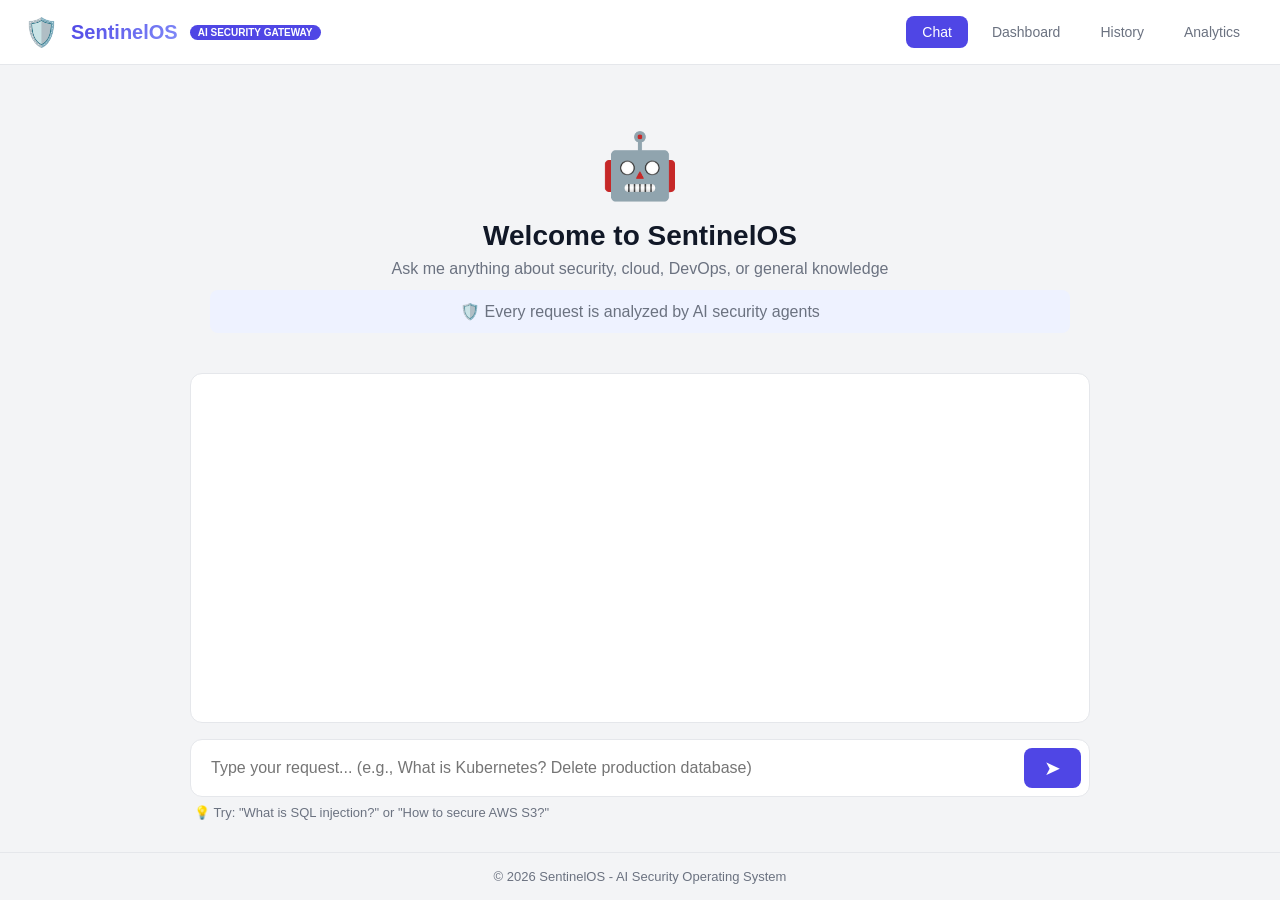
<file: frontend/index.html>
<!DOCTYPE html>
<html lang="en">
<head>
    <meta charset="UTF-8">
    <meta name="viewport" content="width=device-width, initial-scale=1.0">
    <title>SentinelOS - AI Security Gateway</title>
    <link rel="stylesheet" href="css/style.css">
    <link rel="icon" href="data:image/svg+xml,<svg xmlns='http://www.w3.org/2000/svg' viewBox='0 0 100 100'><text y='.9em' font-size='90'>🛡️</text></svg>">
</head>
<body>
    <div class="app-container">
        <!-- Header -->
        <header class="header">
            <div class="header-content">
                <div class="logo">
                    <span class="logo-icon">🛡️</span>
                    <h1>SentinelOS</h1>
                    <span class="badge">AI Security Gateway</span>
                </div>
                <nav class="nav-links">
                    <a href="index.html" class="active">Chat</a>
                    <a href="dashboard.html">Dashboard</a>
                    <a href="history.html">History</a>
                    <a href="analytics.html">Analytics</a>
                </nav>
            </div>
        </header>

        <!-- Main Content -->
        <main class="main-content">
            <div class="chat-container">
                <div class="chat-welcome">
                    <div class="welcome-icon">🤖</div>
                    <h2>Welcome to SentinelOS</h2>
                    <p>Ask me anything about security, cloud, DevOps, or general knowledge</p>
                    <p class="security-note">🛡️ Every request is analyzed by AI security agents</p>
                </div>

                <div class="chat-messages" id="chatMessages">
                    <!-- Messages will appear here -->
                </div>

                <div class="chat-input-container">
                    <div class="input-wrapper">
                        <textarea 
                            id="promptInput" 
                            placeholder="Type your request... (e.g., What is Kubernetes? Delete production database)"
                            rows="1"
                            onkeydown="handleKeyDown(event)"
                        ></textarea>
                        <button id="sendButton" onclick="sendPrompt()">
                            <span class="send-icon">➤</span>
                        </button>
                    </div>
                    <div class="input-tips">
                        <span>💡 Try: "What is SQL injection?" or "How to secure AWS S3?"</span>
                    </div>
                </div>
            </div>
        </main>

        <!-- Footer -->
        <footer class="footer">
            <p>© 2026 SentinelOS - AI Security Operating System</p>
        </footer>
    </div>

    <!-- Report Modal -->
<div class="modal" id="reportModal">
    <div class="modal-content modal-large">
        <span class="modal-close" onclick="closeReportModal()">&times;</span>
        <h3>🔍 Full Security Report</h3>
        <div id="reportContent" class="report-content">
            <!-- Report content will be inserted here -->
        </div>
    </div>
</div>

    <script src="js/app.js"></script>
</body>
</html>
</file>
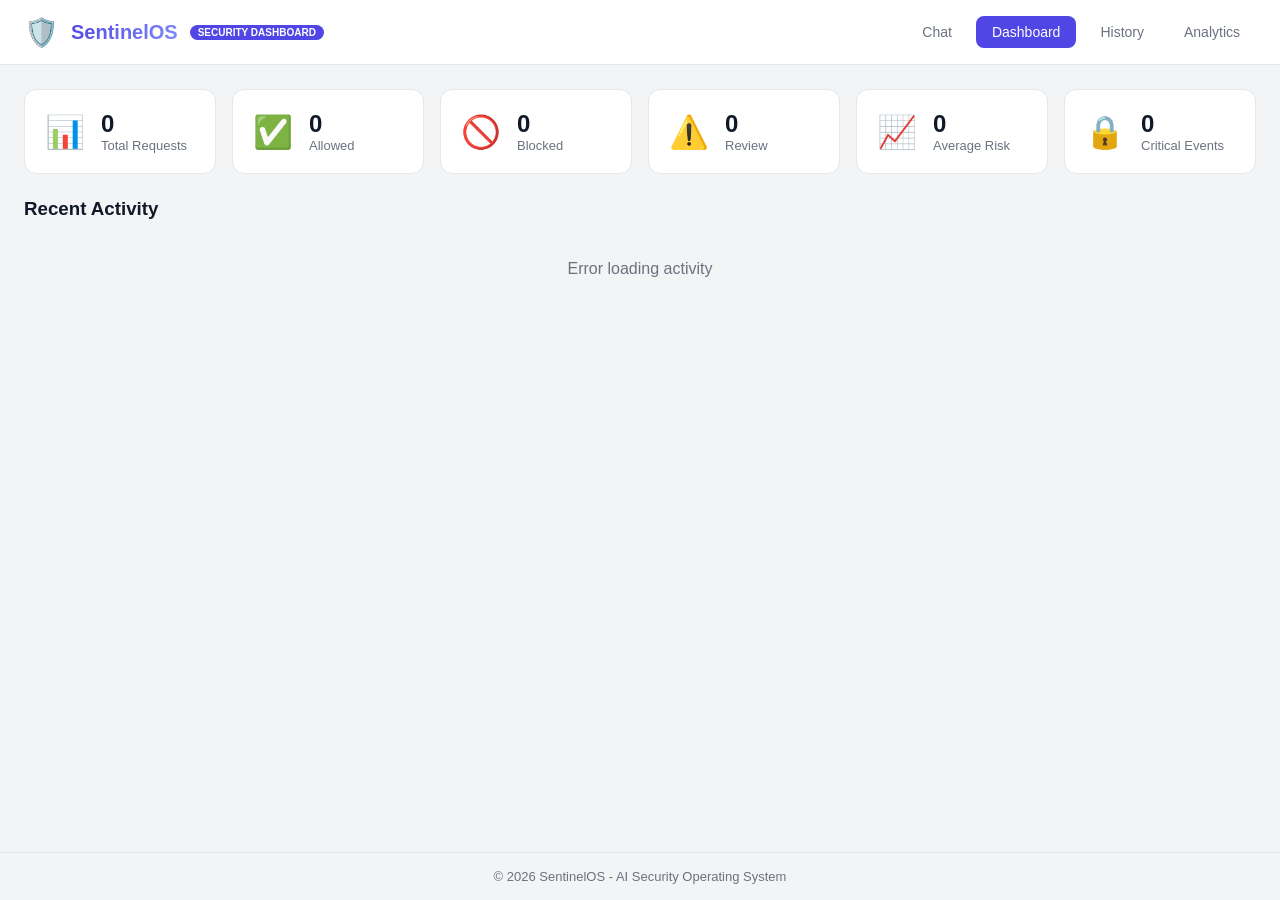
<file: frontend/dashboard.html>
<!DOCTYPE html>
<html lang="en">
<head>
    <meta charset="UTF-8">
    <meta name="viewport" content="width=device-width, initial-scale=1.0">
    <title>SentinelOS - Security Dashboard</title>
    <link rel="stylesheet" href="css/style.css">
</head>
<body>
    <div class="app-container">
        <header class="header">
            <div class="header-content">
                <div class="logo">
                    <span class="logo-icon">🛡️</span>
                    <h1>SentinelOS</h1>
                    <span class="badge">Security Dashboard</span>
                </div>
                <nav class="nav-links">
                    <a href="index.html">Chat</a>
                    <a href="dashboard.html" class="active">Dashboard</a>
                    <a href="history.html">History</a>
                    <a href="analytics.html">Analytics</a>
                </nav>
            </div>
        </header>

        <main class="main-content">
            <div class="dashboard-container">
                <!-- Stats Overview -->
                <div class="stats-grid" id="statsGrid">
                    <div class="stat-card">
                        <div class="stat-icon">📊</div>
                        <div class="stat-info">
                            <span class="stat-value" id="totalRequests">0</span>
                            <span class="stat-label">Total Requests</span>
                        </div>
                    </div>
                    <div class="stat-card">
                        <div class="stat-icon">✅</div>
                        <div class="stat-info">
                            <span class="stat-value" id="allowedRequests">0</span>
                            <span class="stat-label">Allowed</span>
                        </div>
                    </div>
                    <div class="stat-card">
                        <div class="stat-icon">🚫</div>
                        <div class="stat-info">
                            <span class="stat-value" id="blockedRequests">0</span>
                            <span class="stat-label">Blocked</span>
                        </div>
                    </div>
                    <div class="stat-card">
                        <div class="stat-icon">⚠️</div>
                        <div class="stat-info">
                            <span class="stat-value" id="reviewRequests">0</span>
                            <span class="stat-label">Review</span>
                        </div>
                    </div>
                    <div class="stat-card">
                        <div class="stat-icon">📈</div>
                        <div class="stat-info">
                            <span class="stat-value" id="avgRisk">0</span>
                            <span class="stat-label">Average Risk</span>
                        </div>
                    </div>
                    <div class="stat-card">
                        <div class="stat-icon">🔒</div>
                        <div class="stat-info">
                            <span class="stat-value" id="criticalEvents">0</span>
                            <span class="stat-label">Critical Events</span>
                        </div>
                    </div>
                </div>

                <!-- Recent Activity -->
                <div class="recent-activity">
                    <h3>Recent Activity</h3>
                    <div class="activity-list" id="activityList">
                        <div class="loading">Loading recent activity...</div>
                    </div>
                </div>

                <!-- Security Report Detail -->
                <div class="security-detail" id="securityDetail" style="display:none;">
                    <h3>🔍 Security Analysis Detail</h3>
                    <div class="detail-content" id="detailContent"></div>
                </div>
            </div>
        </main>

        <footer class="footer">
            <p>© 2026 SentinelOS - AI Security Operating System</p>
        </footer>
    </div>

    <script src="js/dashboard.js"></script>
</body>
</html>
</file>
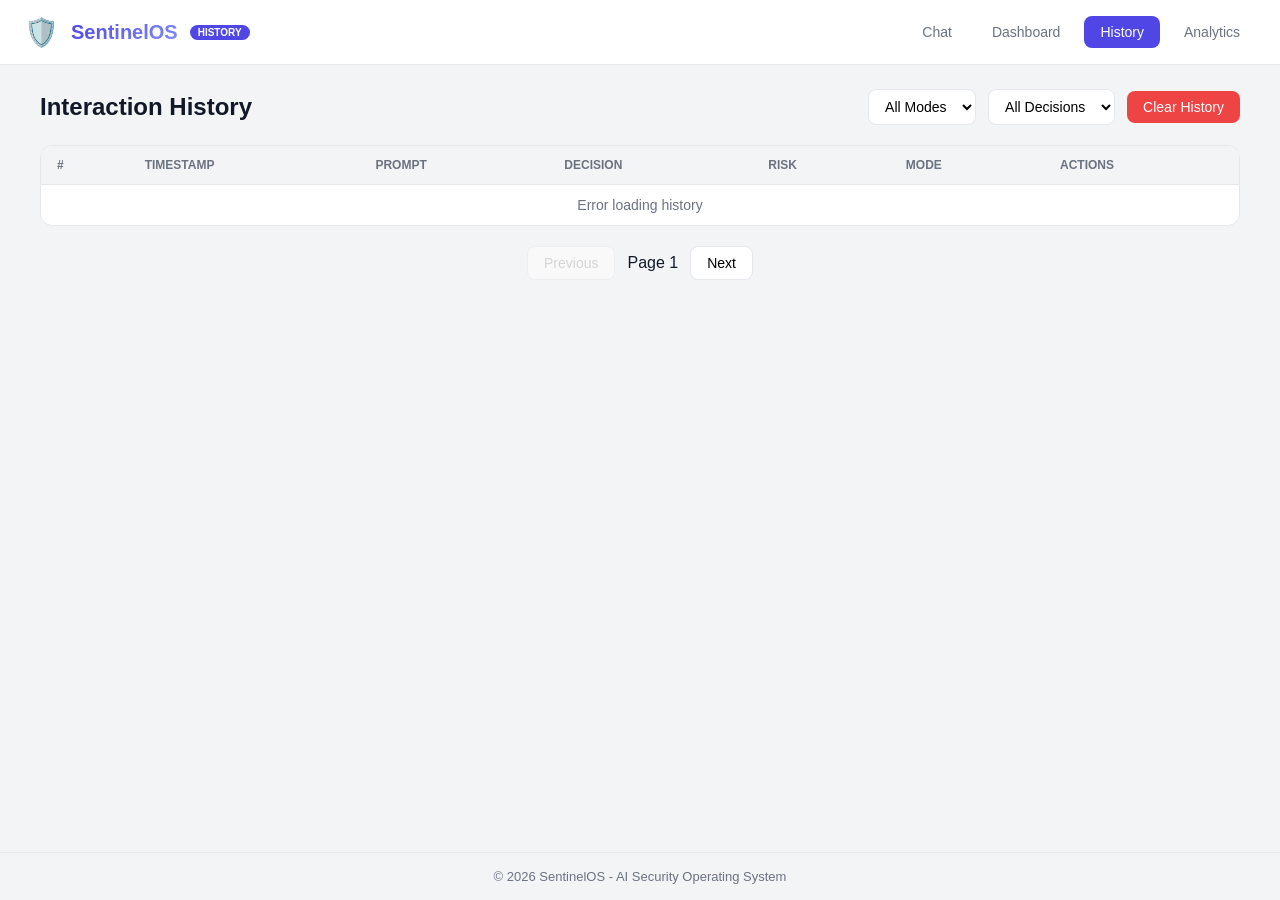
<file: frontend/history.html>
<!DOCTYPE html>
<html lang="en">
<head>
    <meta charset="UTF-8">
    <meta name="viewport" content="width=device-width, initial-scale=1.0">
    <title>SentinelOS - History</title>
    <link rel="stylesheet" href="css/style.css">
</head>
<body>
    <div class="app-container">
        <header class="header">
            <div class="header-content">
                <div class="logo">
                    <span class="logo-icon">🛡️</span>
                    <h1>SentinelOS</h1>
                    <span class="badge">History</span>
                </div>
                <nav class="nav-links">
                    <a href="index.html">Chat</a>
                    <a href="dashboard.html">Dashboard</a>
                    <a href="history.html" class="active">History</a>
                    <a href="analytics.html">Analytics</a>
                </nav>
            </div>
        </header>

        <main class="main-content">
            <div class="history-container">
                <div class="history-header">
                    <h2>Interaction History</h2>
                    <div class="history-controls">
                        <select id="filterMode" onchange="loadHistory()">
                            <option value="">All Modes</option>
                            <option value="chat">Chat</option>
                            <option value="blocked">Blocked</option>
                        </select>
                        <select id="filterDecision" onchange="loadHistory()">
                            <option value="">All Decisions</option>
                            <option value="ALLOW">Allowed</option>
                            <option value="BLOCK">Blocked</option>
                            <option value="REVIEW">Review</option>
                        </select>
                        <button onclick="clearHistory()" class="btn-danger">Clear History</button>
                    </div>
                </div>

                <div class="history-table-container">
                    <table class="history-table">
                        <thead>
                            <tr>
                                <th>#</th>
                                <th>Timestamp</th>
                                <th>Prompt</th>
                                <th>Decision</th>
                                <th>Risk</th>
                                <th>Mode</th>
                                <th>Actions</th>
                            </tr>
                        </thead>
                        <tbody id="historyTableBody">
                            <tr><td colspan="7" class="loading">Loading history...</td></tr>
                        </tbody>
                    </table>
                </div>

                <div class="pagination" id="pagination">
                    <button onclick="loadHistory(0)" id="prevPage" disabled>Previous</button>
                    <span id="pageInfo">Page 1</span>
                    <button onclick="loadHistory(1)" id="nextPage">Next</button>
                </div>
            </div>
        </main>

        <footer class="footer">
            <p>© 2026 SentinelOS - AI Security Operating System</p>
        </footer>
    </div>

    <!-- Modal for viewing details -->
    <div class="modal" id="detailModal">
        <div class="modal-content">
            <span class="modal-close" onclick="closeModal()">&times;</span>
            <div id="modalBody"></div>
        </div>
    </div>

    <script src="js/history.js"></script>
</body>
</html>
</file>
<file: frontend/css/style.css>
/* Reset and Base */
* {
    margin: 0;
    padding: 0;
    box-sizing: border-box;
}

:root {
    --primary: #4F46E5;
    --primary-dark: #4338CA;
    --primary-light: #818CF8;
    --success: #10B981;
    --danger: #EF4444;
    --warning: #F59E0B;
    --background: #F3F4F6;
    --surface: #FFFFFF;
    --text: #111827;
    --text-secondary: #6B7280;
    --border: #E5E7EB;
    --shadow: 0 4px 6px -1px rgba(0, 0, 0, 0.1);
    --shadow-lg: 0 10px 15px -3px rgba(0, 0, 0, 0.1);
}

body {
    font-family: -apple-system, BlinkMacSystemFont, 'Segoe UI', Roboto, Oxygen, Ubuntu, sans-serif;
    background: var(--background);
    color: var(--text);
    height: 100vh;
}

/* App Container */
.app-container {
    display: flex;
    flex-direction: column;
    height: 100vh;
    max-width: 1400px;
    margin: 0 auto;
}

/* Header */
.header {
    background: var(--surface);
    border-bottom: 1px solid var(--border);
    padding: 0 24px;
    flex-shrink: 0;
}

.header-content {
    display: flex;
    justify-content: space-between;
    align-items: center;
    height: 64px;
}

.logo {
    display: flex;
    align-items: center;
    gap: 12px;
}

.logo-icon {
    font-size: 28px;
}

.logo h1 {
    font-size: 20px;
    font-weight: 700;
    background: linear-gradient(135deg, var(--primary), var(--primary-light));
    -webkit-background-clip: text;
    -webkit-text-fill-color: transparent;
}

.badge {
    font-size: 10px;
    font-weight: 600;
    padding: 2px 8px;
    border-radius: 12px;
    background: var(--primary);
    color: white;
    text-transform: uppercase;
}

.nav-links {
    display: flex;
    gap: 8px;
}

.nav-links a {
    padding: 8px 16px;
    border-radius: 8px;
    text-decoration: none;
    color: var(--text-secondary);
    font-size: 14px;
    font-weight: 500;
    transition: all 0.2s;
}

.nav-links a:hover {
    background: var(--background);
    color: var(--text);
}

.nav-links a.active {
    background: var(--primary);
    color: white;
}

/* Main Content */
.main-content {
    flex: 1;
    padding: 24px;
    overflow-y: auto;
}

/* Chat Styles */
.chat-container {
    max-width: 900px;
    margin: 0 auto;
    display: flex;
    flex-direction: column;
    height: 100%;
}

.chat-welcome {
    text-align: center;
    padding: 40px 20px;
}

.welcome-icon {
    font-size: 64px;
    margin-bottom: 16px;
}

.chat-welcome h2 {
    font-size: 28px;
    font-weight: 700;
    margin-bottom: 8px;
}

.chat-welcome p {
    color: var(--text-secondary);
    font-size: 16px;
}

.security-note {
    margin-top: 12px;
    padding: 12px;
    background: #EEF2FF;
    border-radius: 8px;
    color: var(--primary);
    font-size: 14px;
}

.chat-messages {
    flex: 1;
    overflow-y: auto;
    padding: 20px;
    margin-bottom: 16px;
    background: var(--surface);
    border-radius: 12px;
    border: 1px solid var(--border);
    min-height: 300px;
}

/* Message Styles */
.message {
    margin-bottom: 16px;
    padding: 12px 16px;
    border-radius: 12px;
    max-width: 85%;
    animation: fadeIn 0.3s ease;
}

@keyframes fadeIn {
    from { opacity: 0; transform: translateY(10px); }
    to { opacity: 1; transform: translateY(0); }
}

.message-user {
    background: var(--primary);
    color: white;
    margin-left: auto;
}

.message-assistant {
    background: var(--background);
    color: var(--text);
}

.message-security {
    background: #FEF2F2;
    border: 1px solid #FECACA;
    color: #991B1B;
    max-width: 100%;
}

.message-security .security-header {
    display: flex;
    align-items: center;
    gap: 8px;
    font-weight: 600;
    margin-bottom: 8px;
    flex-wrap: wrap;
}

.message-security .security-details {
    font-size: 14px;
    line-height: 1.6;
}

.message-security .security-details ul {
    padding-left: 20px;
    margin: 8px 0;
}

.message-error {
    background: #FEF2F2;
    color: #991B1B;
    border: 1px solid #FECACA;
}

.message .timestamp {
    font-size: 11px;
    opacity: 0.7;
    margin-top: 6px;
    display: block;
}

/* Chat Input */
.chat-input-container {
    flex-shrink: 0;
}

.input-wrapper {
    display: flex;
    gap: 12px;
    background: var(--surface);
    border: 1px solid var(--border);
    border-radius: 12px;
    padding: 8px;
    transition: border-color 0.2s;
}

.input-wrapper:focus-within {
    border-color: var(--primary);
    box-shadow: 0 0 0 3px rgba(79, 70, 229, 0.1);
}

#promptInput {
    flex: 1;
    border: none;
    outline: none;
    padding: 8px 12px;
    font-size: 16px;
    font-family: inherit;
    resize: none;
    line-height: 1.5;
    max-height: 120px;
}

#sendButton {
    padding: 8px 20px;
    background: var(--primary);
    color: white;
    border: none;
    border-radius: 8px;
    cursor: pointer;
    font-size: 16px;
    transition: all 0.2s;
    display: flex;
    align-items: center;
    justify-content: center;
}

#sendButton:hover {
    background: var(--primary-dark);
    transform: scale(1.02);
}

#sendButton:disabled {
    opacity: 0.5;
    cursor: not-allowed;
}

.send-icon {
    font-size: 20px;
}

.input-tips {
    padding: 8px 4px;
    font-size: 13px;
    color: var(--text-secondary);
}

/* Badges */
.badge-success {
    padding: 4px 10px;
    border-radius: 12px;
    font-size: 12px;
    font-weight: 600;
    background: #D1FAE5;
    color: #065F46;
}

.badge-danger {
    padding: 4px 10px;
    border-radius: 12px;
    font-size: 12px;
    font-weight: 600;
    background: #FEE2E2;
    color: #991B1B;
}

.badge-warning {
    padding: 4px 10px;
    border-radius: 12px;
    font-size: 12px;
    font-weight: 600;
    background: #FEF3C7;
    color: #92400E;
}

.badge-info {
    padding: 4px 10px;
    border-radius: 12px;
    font-size: 12px;
    font-weight: 600;
    background: #DBEAFE;
    color: #1E40AF;
}

/* Buttons */
.btn-danger {
    padding: 8px 16px;
    background: var(--danger);
    color: white;
    border: none;
    border-radius: 8px;
    cursor: pointer;
    font-size: 14px;
    font-weight: 500;
    transition: all 0.2s;
}

.btn-danger:hover {
    background: #DC2626;
}

.btn-primary {
    padding: 8px 16px;
    background: var(--primary);
    color: white;
    border: none;
    border-radius: 8px;
    cursor: pointer;
    font-size: 14px;
    font-weight: 500;
    transition: all 0.2s;
}

.btn-primary:hover {
    background: var(--primary-dark);
}

/* Modal */
.modal {
    display: none;
    position: fixed;
    top: 0;
    left: 0;
    width: 100%;
    height: 100%;
    background: rgba(0, 0, 0, 0.5);
    z-index: 1000;
    align-items: center;
    justify-content: center;
}

.modal-content {
    background: var(--surface);
    border-radius: 12px;
    padding: 24px;
    max-width: 700px;
    width: 90%;
    max-height: 80vh;
    overflow-y: auto;
    position: relative;
}

.modal-large {
    max-width: 900px;
    width: 95%;
}

.modal-close {
    position: sticky;
    top: 0;
    float: right;
    font-size: 28px;
    cursor: pointer;
    color: var(--text-secondary);
    background: var(--surface);
    padding: 0 4px;
    z-index: 1;
}

.modal-close:hover {
    color: var(--text);
}

/* Report Styles */
.report-content {
    max-height: 70vh;
    overflow-y: auto;
    padding: 4px 0;
    margin-top: 8px;
}

.report-section {
    margin-bottom: 20px;
    padding: 16px;
    background: var(--background);
    border-radius: 8px;
    border-left: 4px solid var(--primary);
}

.report-section h4 {
    margin-bottom: 8px;
    color: var(--text-secondary);
    font-size: 14px;
    font-weight: 600;
    text-transform: uppercase;
    letter-spacing: 0.5px;
}

.report-section .field {
    display: flex;
    padding: 4px 0;
    font-size: 14px;
}

.report-section .field .label {
    font-weight: 600;
    min-width: 120px;
    color: var(--text-secondary);
}

.report-section .field .value {
    color: var(--text);
}

.report-section .violation-item {
    padding: 6px 12px;
    margin: 4px 0;
    background: #FEF2F2;
    border-radius: 4px;
    border-left: 3px solid #EF4444;
    font-size: 14px;
}

.report-section .recommendation-item {
    padding: 6px 12px;
    margin: 4px 0;
    background: #EEF2FF;
    border-radius: 4px;
    border-left: 3px solid var(--primary);
    font-size: 14px;
}

.report-score {
    display: flex;
    align-items: center;
    gap: 16px;
    padding: 12px 16px;
    background: var(--surface);
    border-radius: 8px;
    margin: 8px 0;
}

.report-score .score-value {
    font-size: 32px;
    font-weight: 700;
}

.report-score .score-label {
    font-size: 14px;
    color: var(--text-secondary);
}

.score-high {
    color: #EF4444;
}

.score-medium {
    color: #F59E0B;
}

.score-low {
    color: #10B981;
}

.report-json-toggle {
    margin-top: 12px;
    padding: 8px 16px;
    background: var(--background);
    border: 1px solid var(--border);
    border-radius: 8px;
    cursor: pointer;
    font-size: 13px;
    transition: all 0.2s;
}

.report-json-toggle:hover {
    background: var(--border);
}

.report-json {
    display: none;
    margin-top: 12px;
    padding: 16px;
    background: #1F2937;
    border-radius: 8px;
    color: #F9FAFB;
    font-family: 'Courier New', monospace;
    font-size: 12px;
    overflow-x: auto;
    white-space: pre-wrap;
    word-break: break-all;
    max-height: 300px;
    overflow-y: auto;
}

.report-json.visible {
    display: block;
}

/* Stats Grid */
.stats-grid {
    display: grid;
    grid-template-columns: repeat(auto-fit, minmax(180px, 1fr));
    gap: 16px;
    margin-bottom: 24px;
}

.stat-card {
    background: var(--surface);
    padding: 20px;
    border-radius: 12px;
    border: 1px solid var(--border);
    display: flex;
    align-items: center;
    gap: 16px;
    transition: all 0.2s;
}

.stat-card:hover {
    box-shadow: var(--shadow);
}

.stat-icon {
    font-size: 32px;
}

.stat-info {
    display: flex;
    flex-direction: column;
}

.stat-value {
    font-size: 24px;
    font-weight: 700;
    color: var(--text);
}

.stat-label {
    font-size: 13px;
    color: var(--text-secondary);
}

/* History Table */
.history-container {
    max-width: 1200px;
    margin: 0 auto;
}

.history-header {
    display: flex;
    justify-content: space-between;
    align-items: center;
    margin-bottom: 20px;
    flex-wrap: wrap;
    gap: 12px;
}

.history-controls {
    display: flex;
    gap: 12px;
    align-items: center;
    flex-wrap: wrap;
}

.history-controls select {
    padding: 8px 12px;
    border: 1px solid var(--border);
    border-radius: 8px;
    font-size: 14px;
    background: var(--surface);
}

.history-table-container {
    background: var(--surface);
    border-radius: 12px;
    border: 1px solid var(--border);
    overflow-x: auto;
}

.history-table {
    width: 100%;
    border-collapse: collapse;
    min-width: 600px;
}

.history-table th {
    background: var(--background);
    padding: 12px 16px;
    text-align: left;
    font-size: 12px;
    font-weight: 600;
    text-transform: uppercase;
    color: var(--text-secondary);
}

.history-table td {
    padding: 12px 16px;
    border-top: 1px solid var(--border);
    font-size: 14px;
}

.history-table tr:hover {
    background: var(--background);
}

.prompt-cell {
    max-width: 200px;
    overflow: hidden;
    text-overflow: ellipsis;
    white-space: nowrap;
}

.loading {
    text-align: center;
    padding: 40px;
    color: var(--text-secondary);
}

/* Pagination */
.pagination {
    display: flex;
    justify-content: center;
    align-items: center;
    gap: 12px;
    margin-top: 20px;
}

.pagination button {
    padding: 8px 16px;
    border: 1px solid var(--border);
    border-radius: 8px;
    background: var(--surface);
    cursor: pointer;
    font-size: 14px;
    transition: all 0.2s;
}

.pagination button:hover:not(:disabled) {
    background: var(--background);
}

.pagination button:disabled {
    opacity: 0.5;
    cursor: not-allowed;
}

/* Analytics Charts */
.charts-grid {
    display: grid;
    grid-template-columns: 1fr 1fr;
    gap: 20px;
    margin-bottom: 24px;
}

.chart-card {
    background: var(--surface);
    padding: 20px;
    border-radius: 12px;
    border: 1px solid var(--border);
}

.chart-card h4 {
    margin-bottom: 16px;
    color: var(--text-secondary);
    font-weight: 500;
}

.chart-card canvas {
    max-height: 250px;
    width: 100%;
}

/* Trends */
.trends-section {
    background: var(--surface);
    padding: 20px;
    border-radius: 12px;
    border: 1px solid var(--border);
    margin-top: 20px;
}

.trends-section h3 {
    margin-bottom: 16px;
}

.trends-content {
    display: grid;
    grid-template-columns: repeat(auto-fit, minmax(200px, 1fr));
    gap: 16px;
}

.trend-item {
    padding: 12px;
    background: var(--background);
    border-radius: 8px;
}

.trend-item .label {
    font-size: 13px;
    color: var(--text-secondary);
}

.trend-item .value {
    font-size: 20px;
    font-weight: 600;
    margin-top: 4px;
}

/* Activity List */
.activity-list {
    display: flex;
    flex-direction: column;
    gap: 8px;
}

.activity-item {
    padding: 12px 16px;
    background: var(--surface);
    border: 1px solid var(--border);
    border-radius: 8px;
    cursor: pointer;
    transition: all 0.2s;
}

.activity-item:hover {
    background: var(--background);
    border-color: var(--primary);
}

.activity-info {
    display: flex;
    justify-content: space-between;
    align-items: center;
    flex-wrap: wrap;
    gap: 8px;
}

.activity-prompt {
    font-weight: 500;
}

.activity-meta {
    display: flex;
    gap: 8px;
    align-items: center;
    flex-wrap: wrap;
}

.risk-badge {
    font-size: 12px;
    padding: 2px 8px;
    border-radius: 12px;
    background: var(--background);
}

.mode-badge {
    font-size: 12px;
    padding: 2px 8px;
    border-radius: 12px;
    background: #DBEAFE;
    color: #1E40AF;
}

.timestamp {
    font-size: 12px;
    color: var(--text-secondary);
}

/* Footer */
.footer {
    border-top: 1px solid var(--border);
    padding: 16px 24px;
    text-align: center;
    font-size: 13px;
    color: var(--text-secondary);
    flex-shrink: 0;
}

/* Responsive */
@media (max-width: 768px) {
    .header-content {
        flex-direction: column;
        height: auto;
        padding: 12px 0;
        gap: 8px;
    }
    
    .nav-links {
        flex-wrap: wrap;
        justify-content: center;
    }
    
    .stats-grid {
        grid-template-columns: repeat(2, 1fr);
    }
    
    .charts-grid {
        grid-template-columns: 1fr;
    }
    
    .history-header {
        flex-direction: column;
        align-items: stretch;
        gap: 12px;
    }
    
    .history-controls {
        flex-wrap: wrap;
    }
    
    .chat-messages {
        min-height: 200px;
    }
    
    .message {
        max-width: 95%;
    }
    
    .report-section .field {
        flex-direction: column;
    }
    
    .report-section .field .label {
        min-width: auto;
    }
}
</file>
